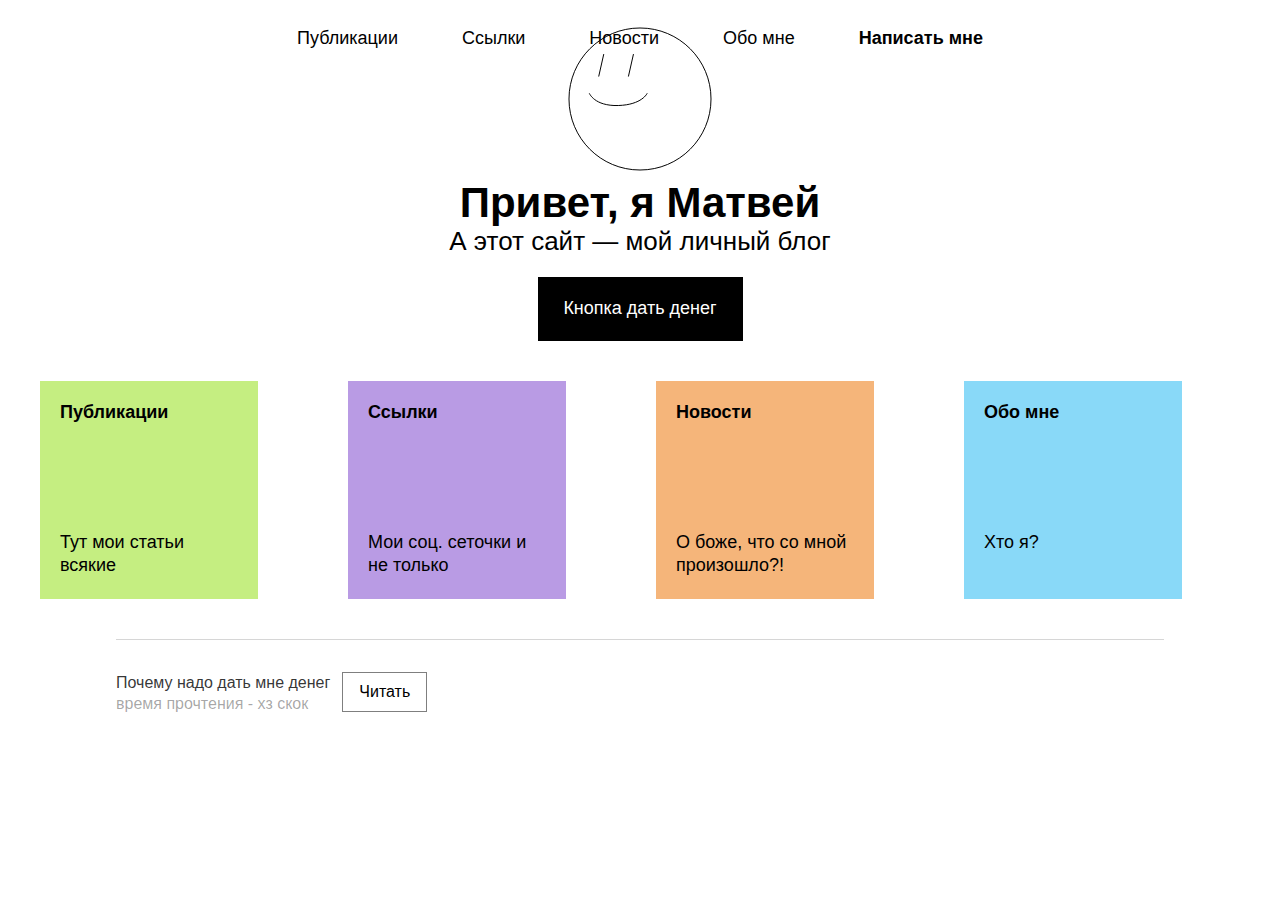
<file: index.html>
<!DOCTYPE html>
<html lang="ru">
<head>
  <meta charset="UTF-8">
  <meta name="viewport" content="width=device-width, initial-scale=1.0">
  <title>BlogMatvey</title>

  <link rel="stylesheet" href="./css/reset.css">
  <link rel="stylesheet" href="./css/style.css">
</head>
<body>
  <header>
    <nav>
      <ul>
        <li><a href="./publications.html">Публикации</a></li>
        <li><a href="./links.html">Ссылки</a></li>
        <li><a href="./news.html">Новости</a></li>
        <li><a href="./aboutMe.html">Обо мне</a></li>
        <li><a href="">Написать мне</a></li>
      </ul>
    </nav>
  </header>
  <main>
    <img class="background-Smile" src="./img/smile.svg" alt="smile">
    <div class="wrapper">
      <h1>Привет, я Матвей</h1>
      <h2>А этот сайт — мой личный блог</h2>
      <button class="wrapper__button-money"><a href="">Кнопка дать денег</a></button>
      <div class="wrapper__list">
        <div class="wrapper__list-item">
          <a href="./publications.html">Публикации</a>
          <p>Тут мои статьи всякие</p>
        </div>
        <div class="wrapper__list-item">
          <a href="./links.html">Ссылки</a>
          <p>Мои соц. сеточки и не только</p>
        </div>
        <div class="wrapper__list-item">
          <a href="./news.html">Новости</a>
          <p>О боже, что со мной произошло?!</p>
        </div>
        <div class="wrapper__list-item">
          <a href="./aboutMe.html">Обо мне</a>
          <p>Хто я?</p>
        </div>
      </div>
    </div>
  </main>
  <footer>
    <div class="footer__content">
      <div>
        <div class="footer__content-text">
          <span>Почему надо дать мне денег</span>
          <span>время прочтения - хз скок</span>
        </div>
        <a href=""><button class="footer__content-button">Читать</button></a>
      </div>
    </div>
  </footer>
</body>
</html>
</file>
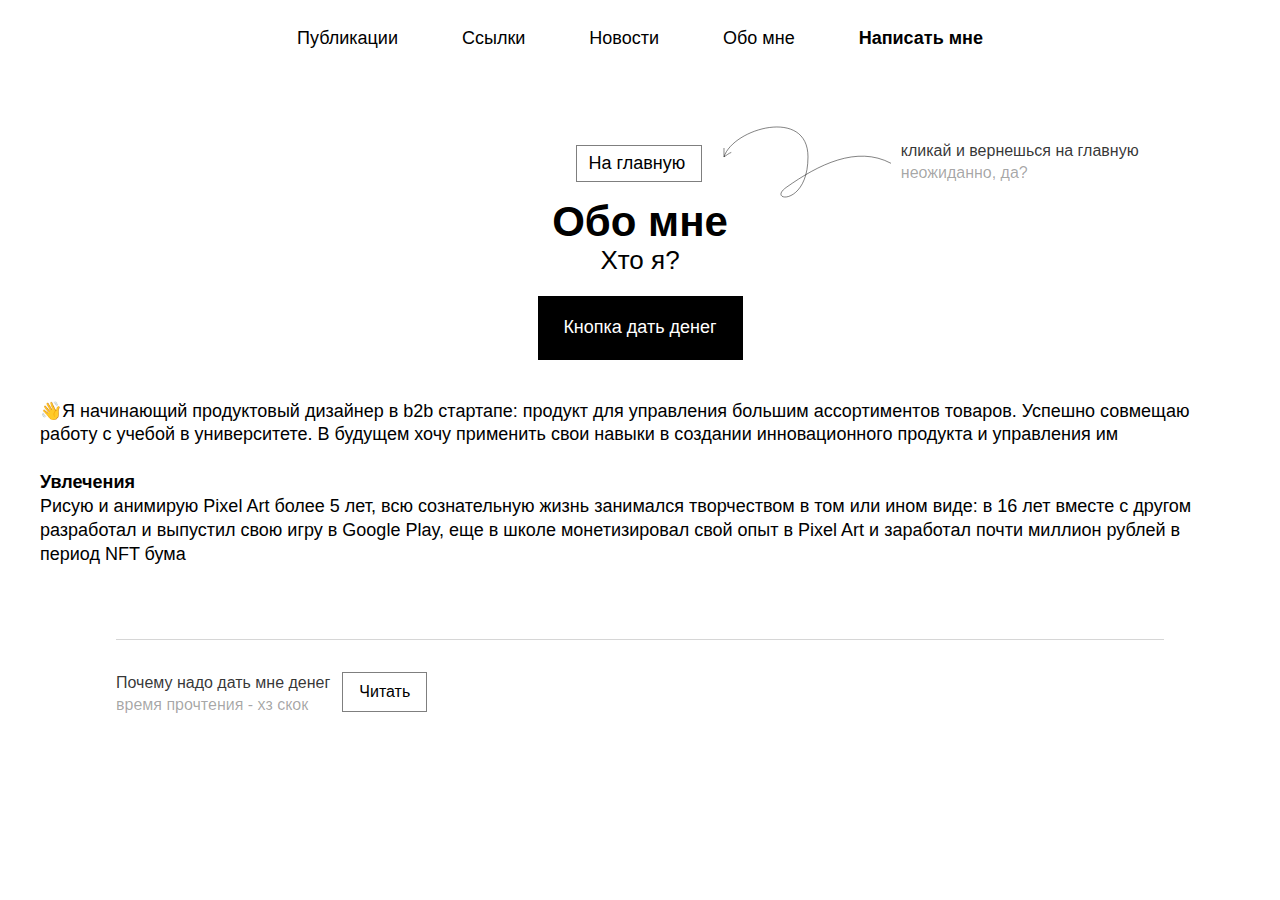
<file: aboutMe.html>
<!DOCTYPE html>
<html lang="en">
<head>
  <meta charset="UTF-8">
  <meta name="viewport" content="width=device-width, initial-scale=1.0">
  <title>About me</title>

  <link rel="stylesheet" href="./css/reset.css">
  <link rel="stylesheet" href="./css/style.css">
  <link rel="stylesheet" href="./css/aboutMe.css">
</head>
<body>
  <header>
    <nav>
      <ul>
        <li><a href="./publications.html">Публикации</a></li>
        <li><a href="./links.html">Ссылки</a></li>
        <li><a href="./news.html">Новости</a></li>
        <li><a href="">Обо мне</a></li>
        <li><a href="">Написать мне</a></li>
      </ul>
    </nav>
  </header>
  <main>
    <div class="wrapper">
      <div>
        <a href="./index.html"><button class="wrapper__back">На главную</button></a>
        <div class="wrapper__back-contentRight">
            <img src="./img/arrow.svg" alt="arrow">
            <div class="wrapper__back-content-text">
              <span>кликай и вернешься на главную</span>
              <span>неожиданно, да?</span>
            </div>
        </div>
      </div>
      <h1>Обо мне</h1>
      <h2>Хто я?</h2>
      <button class="wrapper__button-money"><a href="./numberMoney.html">Кнопка дать денег</a></button>
      <div class="wrapper__content">
       <p>👋Я начинающий продуктовый дизайнер в b2b стартапе: продукт для управления большим ассортиментов товаров. Успешно совмещаю работу с учебой в университете. В будущем хочу применить свои навыки в создании инновационного продукта и управления им</p>
       <span>Увлечения</span>
       <p>Рисую и анимирую Pixel Art более 5 лет, всю сознательную жизнь занимался творчеством в том или ином виде: в 16 лет вместе с другом разработал и выпустил свою игру в Google Play, еще в школе монетизировал свой опыт в Pixel Art и заработал почти миллион рублей в период NFT бума</p>
      </div>
    </div>
  </main>
  <footer>
    <div class="footer__content">
      <div>
        <div class="footer__content-text">
          <span>Почему надо дать мне денег</span>
          <span>время прочтения - хз скок</span>
        </div>
        <a href="./money.html"><button class="footer__content-button">Читать</button></a>
      </div>
    </div>
  </footer>
</body>
</html>
</file>
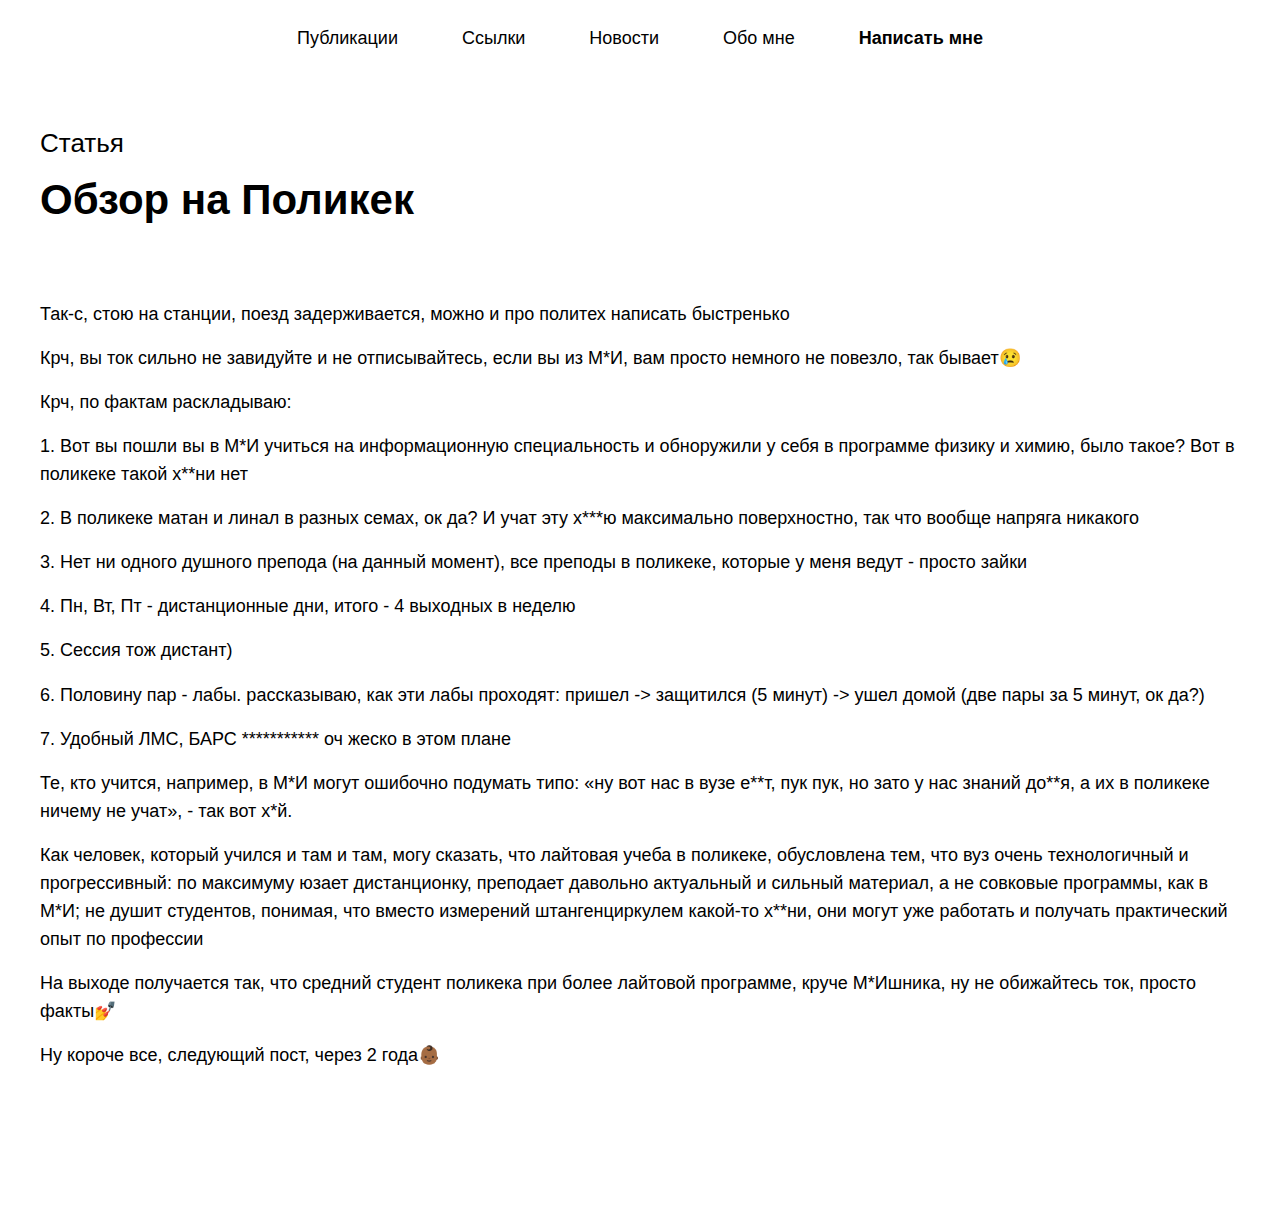
<file: articleOne.html>
<!DOCTYPE html>
<html lang="en">
<head>
  <meta charset="UTF-8">
  <meta name="viewport" content="width=device-width, initial-scale=1.0">
  <title>Polikek</title>

  <link rel="stylesheet" href="./css/reset.css">
  <link rel="stylesheet" href="./css/style.css">
  <link rel="stylesheet" href="./css/money.css">
</head>
<body>
  <header>
    <nav>
      <ul>
        <li><a href="./publications.html">Публикации</a></li>
        <li><a href="./links.html">Ссылки</a></li>
        <li><a href="./news.html">Новости</a></li>
        <li><a href="./aboutMe.html">Обо мне</a></li>
        <li><a href="">Написать мне</a></li>
      </ul>
    </nav>
  </header>
  <main>
    <div class="wrapper">
      <p>Статья</p>
      <h3>Обзор на Поликек</h3>
      <div class="wrapper__article">
        <p>Так-с, стою на станции, поезд задерживается, можно и про политех написать быстренько</p>
        <p>Крч, вы ток сильно не завидуйте и не отписывайтесь, если вы из М*И, вам просто немного не повезло, так бывает😢      </p>
        <p>Крч, по фактам раскладываю:</p>
        <p>1. Вот вы пошли вы в М*И учиться на информационную специальность и обноружили у себя в программе физику и химию, было такое? Вот в поликеке такой х**ни нет</p>
        <p>2. В поликеке матан и линал в разных семах, ок да? И учат эту х***ю максимально поверхностно, так что вообще напряга никакого      </p>
        <p>3. Нет ни одного душного препода (на данный момент), все преподы в поликеке, которые у меня ведут - просто зайки</p>
        <p>4. Пн, Вт, Пт - дистанционные дни, итого - 4 выходных в неделю</p>
        <p>5. Сессия тож дистант)</p>
        <p>6. Половину пар - лабы. рассказываю, как эти лабы проходят: пришел -> защитился (5 минут) -> ушел домой (две пары за 5 минут, ок да?)</p>
        <p>7. Удобный ЛМС, БАРС *********** оч жеско в этом плане</p>
        <p>Те, кто учится, например, в М*И могут ошибочно подумать типо: «ну вот нас в вузе е**т, пук пук, но зато у нас знаний до**я, а их в поликеке ничему не учат», - так вот х*й.</p>
        <p>Как человек, который учился и там и там, могу сказать, что лайтовая учеба в поликеке, обусловлена тем, что вуз очень технологичный и прогрессивный: по максимуму юзает дистанционку, преподает давольно актуальный и сильный материал, а не совковые программы, как в М*И; не душит студентов, понимая, что вместо измерений штангенциркулем какой-то х**ни, они могут уже работать и получать практический опыт по профессии</p>
        <p>На выходе получается так, что средний студент поликека при более лайтовой программе, круче М*Ишника, ну не обижайтесь ток, просто факты💅</p>
        <p>Ну короче все, следующий пост, через 2 года👶🏾</p>
      </div>
    </div>
  </main>
</body>
</html>
</file>
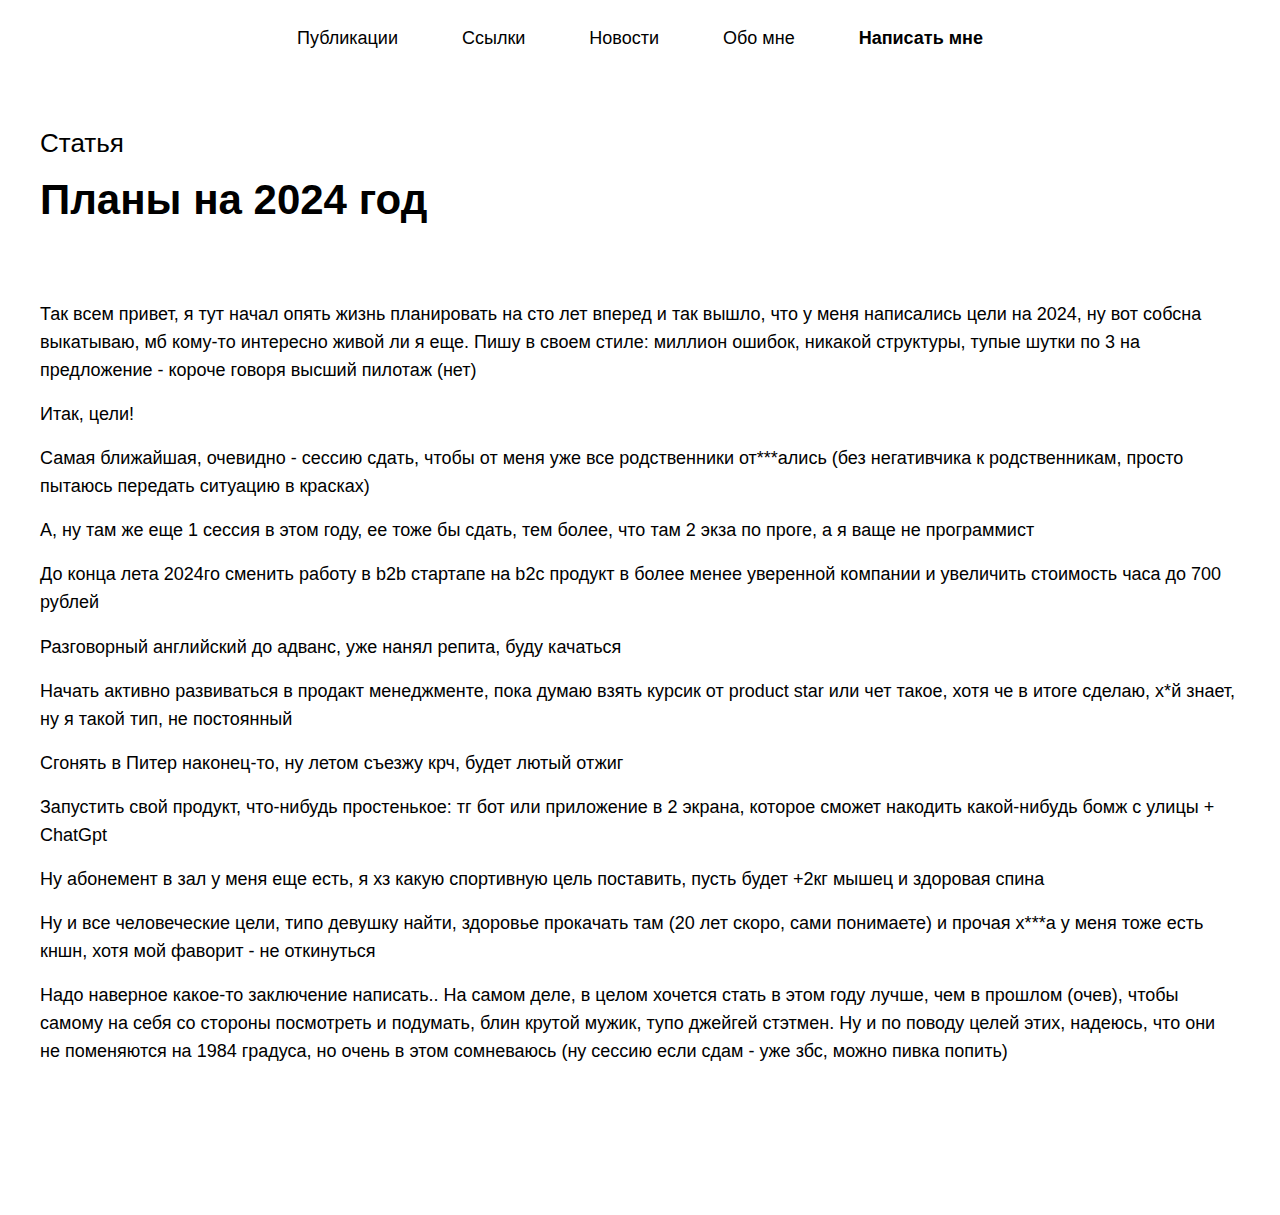
<file: articleTwo.html>
<!DOCTYPE html>
<html lang="en">
<head>
  <meta charset="UTF-8">
  <meta name="viewport" content="width=device-width, initial-scale=1.0">
  <title>Plane</title>

  <link rel="stylesheet" href="./css/reset.css">
  <link rel="stylesheet" href="./css/style.css">
  <link rel="stylesheet" href="./css/money.css">
</head>
<body>
  <header>
    <nav>
      <ul>
        <li><a href="./publications.html">Публикации</a></li>
        <li><a href="./links.html">Ссылки</a></li>
        <li><a href="./news.html">Новости</a></li>
        <li><a href="./aboutMe.html">Обо мне</a></li>
        <li><a href="">Написать мне</a></li>
      </ul>
    </nav>
  </header>
  <main>
    <div class="wrapper">
      <p>Статья</p>
      <h3>Планы на 2024 год</h3>
      <div class="wrapper__article">
        <p>Так всем привет, я тут начал опять жизнь планировать на сто лет вперед и так вышло, что у меня написались цели на 2024, ну вот собсна выкатываю, мб кому-то интересно живой ли я еще. Пишу в своем стиле: миллион ошибок, никакой структуры, тупые шутки по 3 на предложение - короче говоря высший пилотаж (нет)</p>
        <p>Итак, цели!</p>
        <p>Самая ближайшая, очевидно - сессию сдать, чтобы от меня уже все родственники от***ались (без негативчика к родственникам, просто пытаюсь передать ситуацию в красках)</p>
        <p>А, ну там же еще 1 сессия в этом году, ее тоже бы сдать, тем более, что там 2 экза по проге, а я ваще не программист</p>
        <p>До конца лета 2024го сменить работу в b2b стартапе на b2c продукт в более менее уверенной компании и увеличить стоимость часа до 700 рублей</p>
        <p>Разговорный английский до адванс, уже нанял репита, буду качаться</p>
        <p>Начать активно развиваться в продакт менеджменте, пока думаю взять курсик от product star или чет такое, хотя че в итоге сделаю, х*й знает, ну я такой тип, не постоянный</p>
        <p>Сгонять в Питер наконец-то, ну летом съезжу крч, будет лютый отжиг</p>
        <p>Запустить свой продукт, что-нибудь простенькое: тг бот или приложение в 2 экрана, которое сможет накодить какой-нибудь бомж с улицы + ChatGpt</p>
        <p>Ну абонемент в зал у меня еще есть, я хз какую спортивную цель поставить, пусть будет +2кг мышец и здоровая спина</p>
        <p>Ну и все человеческие цели, типо девушку найти, здоровье прокачать там (20 лет скоро, сами понимаете) и прочая х***а у меня тоже есть кншн, хотя мой фаворит - не откинуться</p>
        <p>Надо наверное какое-то заключение написать.. На самом деле, в целом хочется стать в этом году лучше, чем в прошлом (очев), чтобы самому на себя со стороны посмотреть и подумать, блин крутой мужик, тупо джейгей стэтмен. Ну и по поводу целей этих, надеюсь, что они не поменяются на 1984 градуса, но очень в этом сомневаюсь (ну сессию если сдам - уже збс, можно пивка попить)</p>
      </div>
    </div>
  </main>
</body>
</html>
</file>
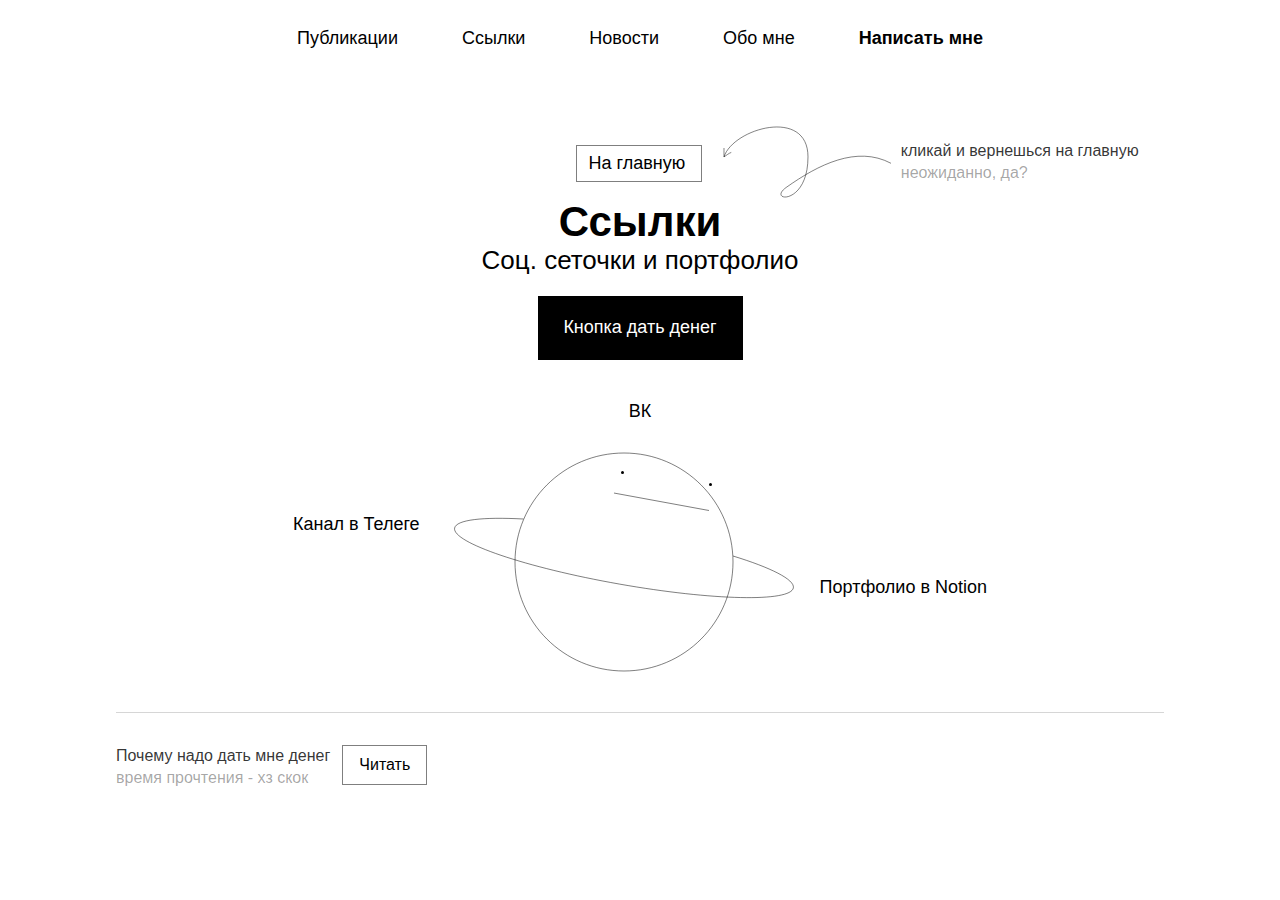
<file: links.html>
<!DOCTYPE html>
<html lang="en">
<head>
  <meta charset="UTF-8">
  <meta name="viewport" content="width=device-width, initial-scale=1.0">
  <title>Links</title>

  <link rel="stylesheet" href="./css/reset.css">
  <link rel="stylesheet" href="./css/style.css">
  <link rel="stylesheet" href="./css/links.css">
</head>
<body>
  <header>
    <nav>
      <ul>
        <li><a href="./publications.html">Публикации</a></li>
        <li><a href="./links.html">Ссылки</a></li>
        <li><a href="./news.html">Новости</a></li>
        <li><a href="./aboutMe.html">Обо мне</a></li>
        <li><a href="">Написать мне</a></li>
      </ul>
    </nav>
  </header>
  <main>
    <div class="wrapper">
      <div>
        <a href="./index.html"><button class="wrapper__back">На главную</button></a>
        <div class="wrapper__back-contentRight">
            <img src="./img/arrow.svg" alt="arrow">
            <div class="wrapper__back-content-text">
              <span>кликай и вернешься на главную</span>
              <span>неожиданно, да?</span>
            </div>
        </div>
      </div>
      <h1>Ссылки</h1>
      <h2>Соц. сеточки и портфолио</h2>
      <button class="wrapper__button-money"><a href="./numberMoney.html">Кнопка дать денег</a></button>
      <div class="wrapper__content">
        <a href="https://vk.com/matthewnedmor" target="_blank">ВК</a>
        <div class="wrapper__content-planet">
          <a href="https://web.telegram.org/k/#@ya_Nizamov" target="_blank">Канал в Телеге</a>
          <img src="./img/planet.svg" alt="planet">
          <a href="https://enchanting-coyote-e42.notion.site/2b472f6c3f7a4c9ab8373b86b37f4b1c?pvs=4" target="_blank">Портфолио в Notion</a>
        </div>
      </div>
    </div>
  </main>
  <footer>
    <div class="footer__content">
      <div>
        <div class="footer__content-text">
          <span>Почему надо дать мне денег</span>
          <span>время прочтения - хз скок</span>
        </div>
        <a href="./money.html"><button class="footer__content-button">Читать</button></a>
      </div>
    </div>
  </footer>
</body>
</html>
</file>
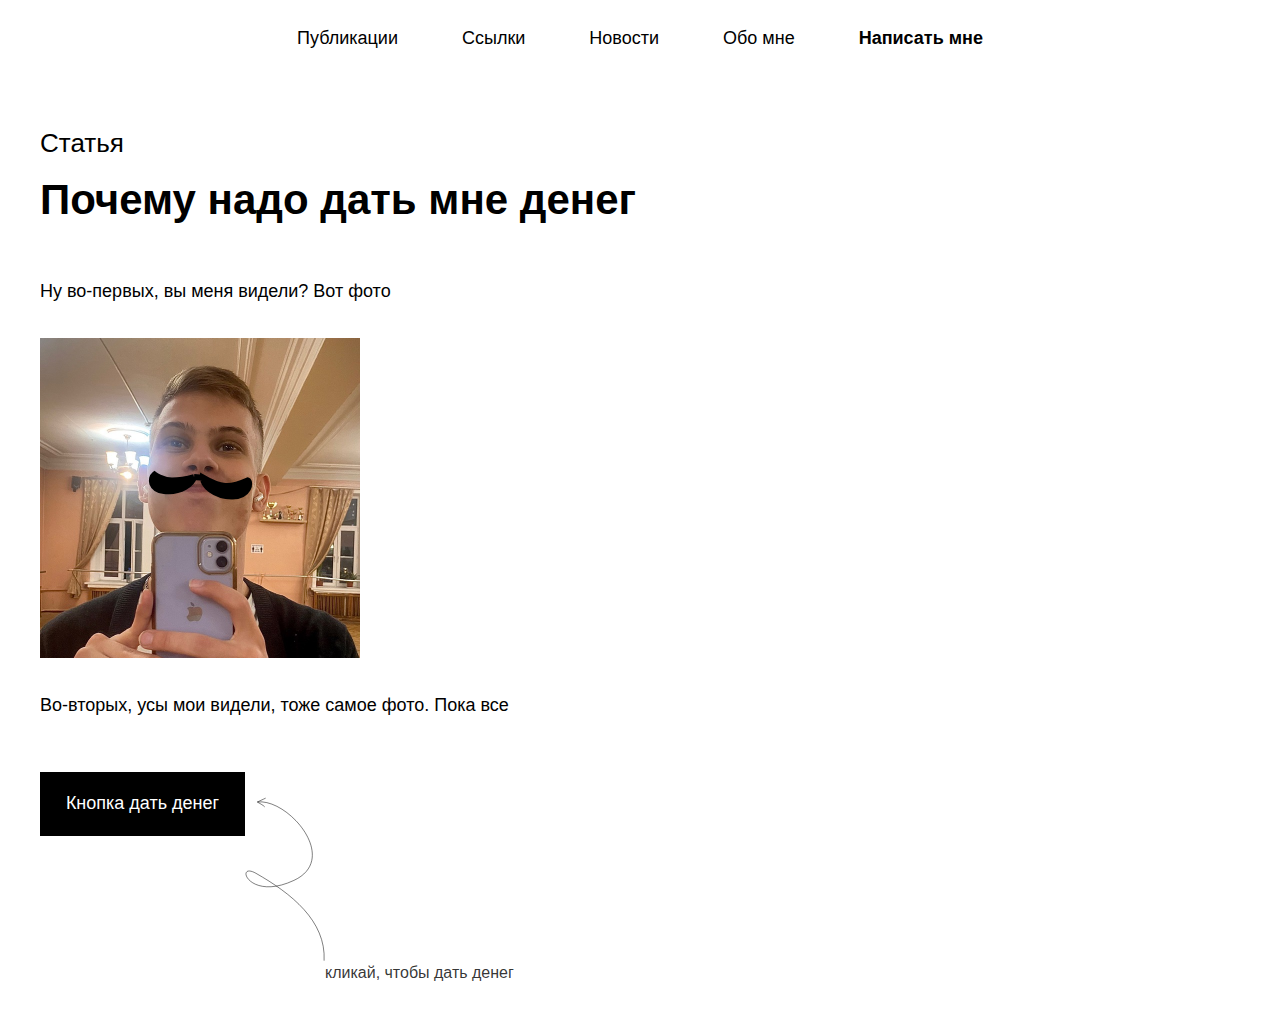
<file: money.html>
<!DOCTYPE html>
<html lang="en">
<head>
  <meta charset="UTF-8">
  <meta name="viewport" content="width=device-width, initial-scale=1.0">
  <title>Money</title>

  <link rel="stylesheet" href="./css/reset.css">
  <link rel="stylesheet" href="./css/style.css">
  <link rel="stylesheet" href="./css/money.css">
</head>
<body>
  <header>
    <nav>
      <ul>
        <li><a href="./publications.html">Публикации</a></li>
        <li><a href="./links.html">Ссылки</a></li>
        <li><a href="./news.html">Новости</a></li>
        <li><a href="./aboutMe.html">Обо мне</a></li>
        <li><a href="">Написать мне</a></li>
      </ul>
    </nav>
  </header>
  <main>
    <div class="wrapper">
      <p>Статья</p>
      <h3>Почему надо дать мне денег</h3>
      <span>Ну во-первых, вы меня видели? Вот фото</span>
      <img src="./img/photo.svg" alt="photo">
      <span>Во-вторых, усы мои видели, тоже самое фото. Пока все</span>
      <div class="wrapper__button">
        <button class="wrapper__button-money"><a href="./numberMoney.html">Кнопка дать денег</a></button>
        <div>
          <img src="./img/arraowUp.svg" alt="arrow">
          <p>кликай, чтобы дать денег</p>
        </div>
      </div>
    </div>
  </main>
</body>
</html>
</file>
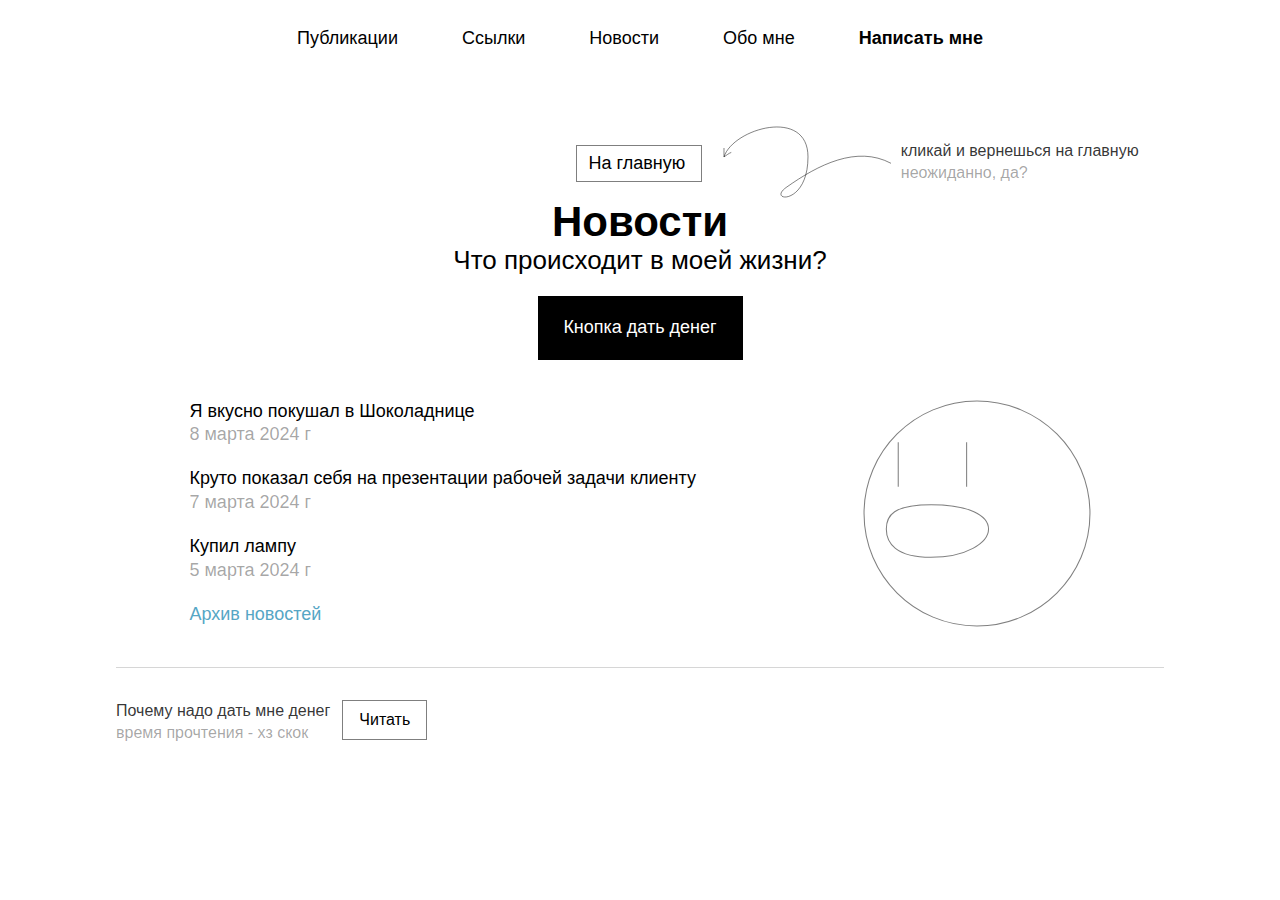
<file: news.html>
<!DOCTYPE html>
<html lang="en">
<head>
  <meta charset="UTF-8">
  <meta name="viewport" content="width=device-width, initial-scale=1.0">
  <title>News</title>

  <link rel="stylesheet" href="./css/reset.css">
  <link rel="stylesheet" href="./css/style.css">
  <link rel="stylesheet" href="./css/news.css">
</head>
<body>
  <header>
    <nav>
      <ul>
        <li><a href="./publications.html">Публикации</a></li>
        <li><a href="./links.html">Ссылки</a></li>
        <li><a href="./news.html">Новости</a></li>
        <li><a href="./aboutMe.html">Обо мне</a></li>
        <li><a href="">Написать мне</a></li>
      </ul>
    </nav>
  </header>
  <main>
    <div class="wrapper">
      <div>
        <a href="./index.html"><button class="wrapper__back">На главную</button></a>
        <div class="wrapper__back-contentRight">
            <img src="./img/arrow.svg" alt="arrow">
            <div class="wrapper__back-content-text">
              <span>кликай и вернешься на главную</span>
              <span>неожиданно, да?</span>
            </div>
        </div>
      </div>
      <h1>Новости</h1>
      <h2>Что происходит в моей жизни?</h2>
      <button class="wrapper__button-money"><a href="./numberMoney.html">Кнопка дать денег</a></button>
      <div class="wrapper__content">
        <div class="wrapper__content-text">
          <div class="wrapper__content-text-item">
            <span>Я вкусно покушал в Шоколаднице</span>
            <span>8 марта 2024 г</span>
          </div>
          <div class="wrapper__content-text-item">
            <span>Круто показал себя на презентации рабочей задачи клиенту</span>
            <span>7 марта 2024 г</span>
          </div>
          <div class="wrapper__content-text-item">
            <span>Купил лампу</span>
            <span>5 марта 2024 г</span>
          </div>
          <a href="./archive.html">Архив новостей</a>
        </div>
        <img src="./img/smileNews.svg" alt="smile">
      </div>
    </div>
  </main>
  <footer>
    <div class="footer__content">
      <div>
        <div class="footer__content-text">
          <span>Почему надо дать мне денег</span>
          <span>время прочтения - хз скок</span>
        </div>
        <a href="./money.html"><button class="footer__content-button">Читать</button></a>
      </div>
    </div>
  </footer>
</body>
</html>
</file>
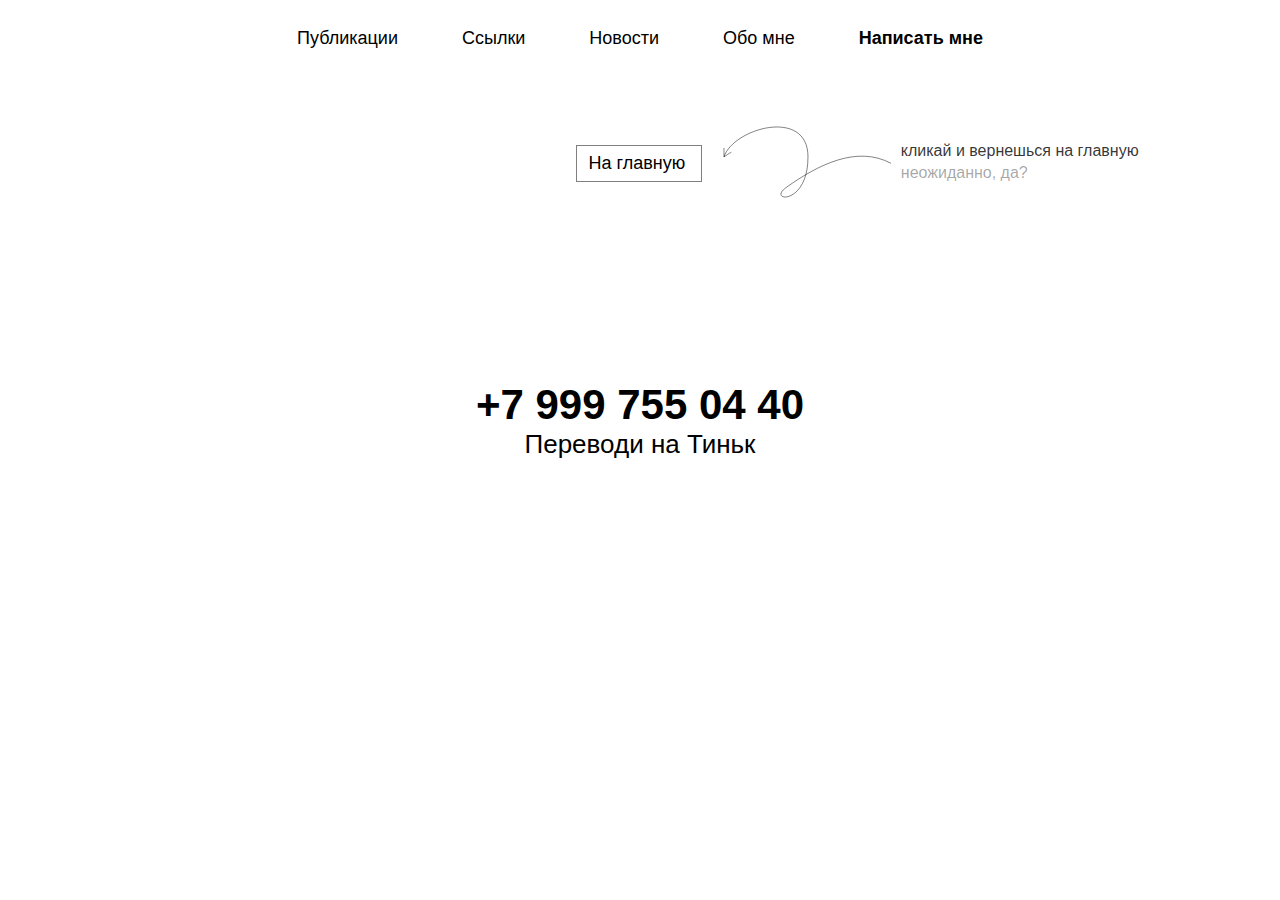
<file: numberMoney.html>
<!DOCTYPE html>
<html lang="en">
<head>
  <meta charset="UTF-8">
  <meta name="viewport" content="width=device-width, initial-scale=1.0">
  <title>Number</title>

  <link rel="stylesheet" href="./css/reset.css">
  <link rel="stylesheet" href="./css/style.css">
</head>
<body>
  <header>
    <nav>
      <ul>
        <li><a href="./publications.html">Публикации</a></li>
        <li><a href="./links.html">Ссылки</a></li>
        <li><a href="./news.html">Новости</a></li>
        <li><a href="./aboutMe.html">Обо мне</a></li>
        <li><a href="">Написать мне</a></li>
      </ul>
    </nav>
  </header>
  <main>
    <div class="wrapper" id="wrapper-number">
      <div>
        <a href="./index.html"><button class="wrapper__back">На главную</button></a>
        <div class="wrapper__back-contentRight">
            <img src="./img/arrow.svg" alt="arrow">
            <div class="wrapper__back-content-text">
              <span>кликай и вернешься на главную</span>
              <span>неожиданно, да?</span>
            </div>
        </div>
      </div>
      <p class="wrapper__number">+7 999 755 04 40</p>
      <p class="wrapper__number-tinkoff">Переводи на Тиньк</p>
    </div>
  </main>
</body>
</html>
</file>
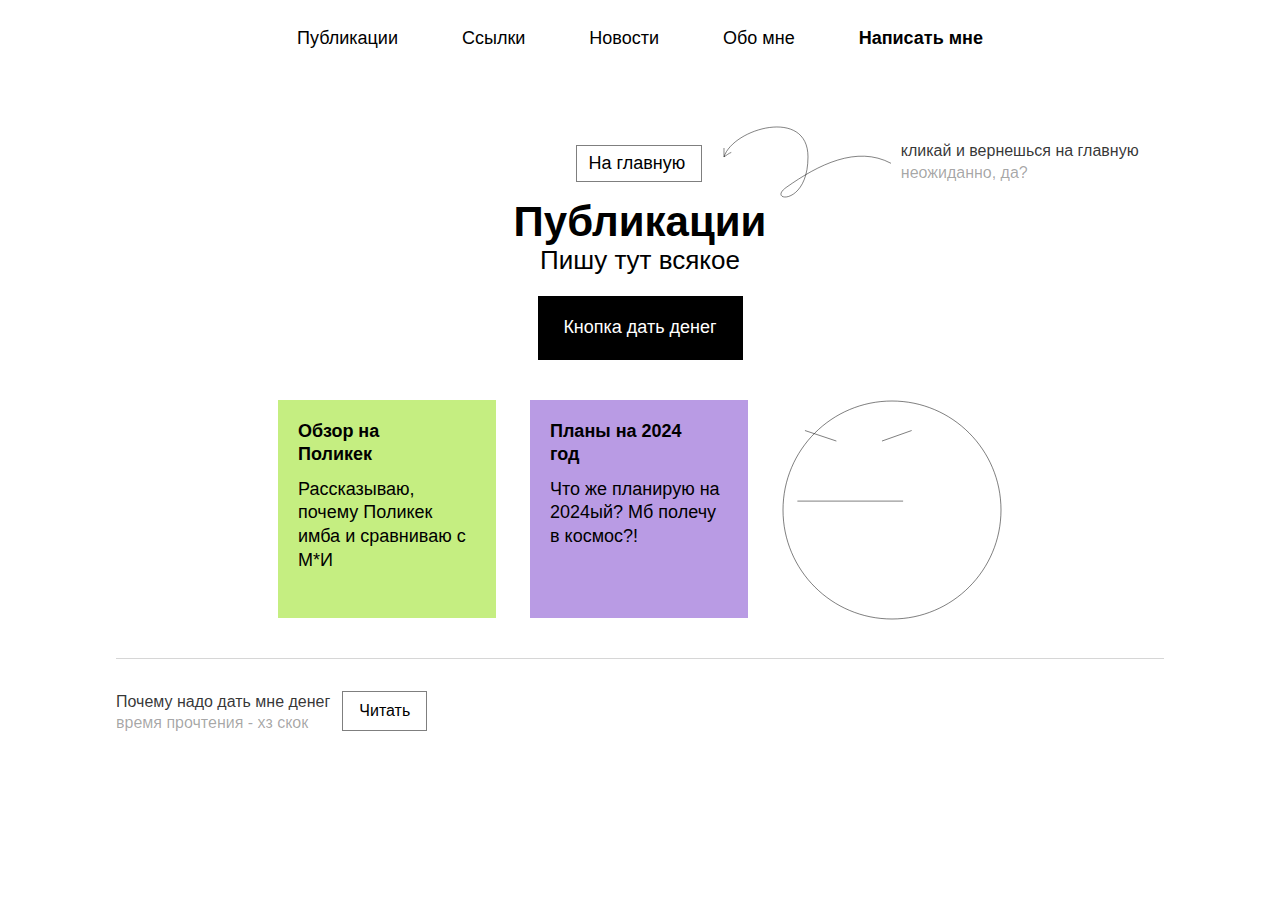
<file: publications.html>
<!DOCTYPE html>
<html lang="en">
<head>
  <meta charset="UTF-8">
  <meta name="viewport" content="width=device-width, initial-scale=1.0">
  <title>publications</title>

  <link rel="stylesheet" href="./css/reset.css">
  <link rel="stylesheet" href="./css/style.css">
  <link rel="stylesheet" href="./css/publicattions.css">
</head>
<body>
  <header>
    <nav>
      <ul>
        <li><a href="./publications.html">Публикации</a></li>
        <li><a href="/links.html">Ссылки</a></li>
        <li><a href="./news.html">Новости</a></li>
        <li><a href="./aboutMe.html">Обо мне</a></li>
        <li><a href="">Написать мне</a></li>
      </ul>
    </nav>
  </header>
  <main>
    <div class="wrapper">
      <div>
        <a href="./index.html"><button class="wrapper__back">На главную</button></a>
        <div class="wrapper__back-contentRight">
            <img src="./img/arrow.svg" alt="arrow">
            <div class="wrapper__back-content-text">
              <span>кликай и вернешься на главную</span>
              <span>неожиданно, да?</span>
            </div>
        </div>
      </div>
      <h1>Публикации</h1>
      <h2>Пишу тут всякое</h2>
      <button class="wrapper__button-money"><a href="./numberMoney.html">Кнопка дать денег</a></button>
      <div class="wrapper__list">
        <div class="wrapper__list-item">
          <a href="./articleOne.html">Обзор на Поликек</a>
          <p>Рассказываю, почему Поликек имба и сравниваю с М*И</p>
        </div>
        <div class="wrapper__list-item">
          <a href="./articleTwo.html">Планы на 2024 год</a>
          <p>Что же планирую на 2024ый? Мб полечу в космос?!</p>
        </div>
        <img src="./img/smileGloomy.svg" alt="smile">
      </div>
    </div>
  </main>
  <footer>
    <div class="footer__content">
      <div>
        <div class="footer__content-text">
          <span>Почему надо дать мне денег</span>
          <span>время прочтения - хз скок</span>
        </div>
        <a href="./money.html"><button class="footer__content-button">Читать</button></a>
      </div>
    </div>
  </footer>
</body>
</html>
</file>
<file: css/style.css>
:root {
  --font-family: "Inter", sans-serif;

  --black:  #000;
  --green: rgba(182, 234, 98, 0.8);
  --purple: rgba(168, 130, 221, 0.8);
  --orange: rgba(242, 163, 89, 0.8);
  --blue:  rgba(108, 207, 246, 0.8);
  --white: #fff;

  font-size: 62.5%;
}

body {
  display: flex;
  flex-direction: column;
  align-items: center;
  width: 100%;
  height: 100vh;
}

header {
  width: 100%;
  height: 24px;
  margin-top: 27px;
  padding-left: 24px;
  padding-right: 24px;
}

ul {
  display: flex;
  justify-content: center;
  align-items: center;
  gap: 64px;
}

ul li,
.wrapper > button,
.wrapper__list a,
.wrapper__list p  {
  font-family: var(--font-family);
  font-weight: 400;
  font-size: 1.8rem;
  line-height: 133%;
  color: var(--black);
}

ul li:last-child {
  font-weight: 600;
}

ul li:hover {
  color: var(--purple);
}

.background-Smile {
  position: absolute;
  width: 144px;
  height: 144px;
  top: 27px;
  left: calc(50% - 72px);
  z-index: -1;
}

main {
  display: flex;
  justify-content: center;
}

.wrapper {
  width: 1200px;
  display: flex;
  flex-direction: column;
  align-items: center;

  margin-top: 128px;
}

h1, h2 {
  font-family: var(--font-family);
  font-weight: 700;
  font-size: 4.2rem;
  line-height: 114%;
  color: var(--black);
}

h2 {
  font-weight: 400;
  font-size: 2.6rem;
}

.wrapper .wrapper__button-money {
  display: flex;
  justify-content: center;
  align-items: center;
  position: relative;
  width: 205px;
  height: 64px;
  background-color: var(--black);
  color: var(--white);
  text-align: center;

  margin-top: 20px;
}

.wrapper__button-money > a {
  display: flex;
  align-items: center;
  justify-content: center;
  position: absolute;
  width: 100%;
  height: 64px;
}

.wrapper__list {
  display: grid;
  grid-template-columns: 1fr 1fr 1fr 1fr;
  width: 100%;
  height: 218px;

  gap: 32px;
  margin-top: 40px;
}

.wrapper__list > .wrapper__list-item {
  position: relative;
  max-width: 218px;
  height: 218px;
  padding: 20px;
}

.wrapper__list > .wrapper__list-item:first-child {
  background-color: var(--green);
}

.wrapper__list > .wrapper__list-item:nth-child(2) {
  background-color: var(--purple);
}

.wrapper__list > .wrapper__list-item:nth-child(3) {
  background-color: var(--orange);
}

.wrapper__list > .wrapper__list-item:last-child {
  background-color: var(--blue);
}

.wrapper__list a {
  position: absolute;
  font-weight: 700;
  display: block;
  width: 148px;
  height: 178px;
}

.wrapper__list-item > p {
  margin-top: 130px;
}

footer {
  display: flex;
  justify-content: center;
  width: 100%;
  margin-top: 40px;
}

.footer__content {
  border-top: 1px solid rgba(0, 0, 0, 0.16);
  width: calc(100% - 232px);
  padding-top: 32px;
}

.footer__content-text,
.wrapper__back-content-text {
  display: flex;
  flex-direction: column;
}

.wrapper__back-content-text > span:first-child,
.wrapper__back-content-text > span:last-child,
.footer__content-text > span:first-child,
.footer__content-text > span:last-child,
.footer__content button {
  font-family: var(--font-family);
  font-weight: 400;
  font-size: 1.6rem;
  line-height: 137%;
  color: rgba(0, 0, 0, 0.8);
}

.footer__content-text > span:last-child,
.wrapper__back-content-text > span:last-child {
  color: rgba(0, 0, 0, 0.36);
}

.footer__content-button {
  border: 1px solid rgba(0, 0, 0, 0.5);
  width: 85px;
  height: 40px;
  margin-left: 12px;
}

.footer__content button {
  color: var(--black);
  display: flex;
  justify-content: center;
  align-items: center;
  cursor: pointer;
}

.footer__content > div {
  display: flex;
}

.wrapper__back {
  border: 1px solid rgba(0, 0, 0, 0.5);
  padding: 6px 12px 7px 12px;
  width: 126px;
  height: 37px;
  margin-bottom: 16px;
}

.wrapper button {
  font-family: var(--font-family);
  font-weight: 400;
  font-size: 1.8rem;
  line-height: 133%;
  color: var(--black);
  cursor: pointer;
}

.wrapper > div:first-child {
  display: flex;
  align-items: end;
  margin-left: 452px;
}

.wrapper__back-contentRight {
  display: flex;
  align-items: center;
  gap: 9px;
  width: 434px;
  height: 72px;
}

.wrapper__back-contentRight {
  margin-left: 21px;
}

h3 {
  font-family: var(--font-family);
  font-weight: 700;
  font-size: 4.2rem;
  line-height: 114%;
  color: var(--black);
  margin-top: 16px;
  margin-bottom: 20px;
}

.wrapper__number {
  font-family: var(--font-family);
  font-weight: 700;
  font-size: 4.2rem;
  line-height: 114%;
  color: var(--black);
  margin-top: 183px;
}

.wrapper__number-tinkoff {
  font-family: var(--font-family);
  font-weight: 400;
  font-size: 2.6rem;
  line-height: 123%;
  color: var(--black);
}

#wrapper-number {
  margin-top: 75px;
}

.wrapper__article {
  display: flex;
  flex-direction: column;
  gap: 16px;
  margin-top: 56px;
  margin-bottom: 100px;
}

.wrapper__article > p {
  font-family: var(--font-family);
  font-weight: 400;
  font-size: 1.8rem;
  line-height: 156%;
  color: var(--black);
}
</file>
<file: css/aboutMe.css>
.wrapper {
  margin-top: 75px;
}

.wrapper__content {
  display: flex;
  flex-direction: column;
  margin-top: 40px;
}

.wrapper__content > p,
.wrapper__content > span {
  font-family: var(--font-family);
  font-weight: 400;
  font-size: 1.8rem;
  line-height: 133%;
  color: var(--black);
}

.wrapper__content > span {
  font-weight: 600;
  margin-top: 24px;
}

footer {
  margin-top: 72px;
}
</file>
<file: css/money.css>
.wrapper > p,
.wrapper > span,
.wrapper__button p {
  font-family: var(--font-family);
  font-weight: 400;
  font-size: 2.6rem;
  line-height: 123%;
  color: var(--black);
}

.wrapper > span {
  font-size: 1.8rem;
  margin-top: 36px;
  margin-bottom: 36px;
}

.wrapper {
  align-items: flex-start;
  margin-top: 77px;
  margin-bottom: 50px;
}

.wrapper__button {
  display: flex;
  margin-top: 0px;
}

.wrapper__button p {
  font-size: 1.6rem;
  color: rgba(0, 0, 0, 0.8);
  margin-left: 80px;
}

.wrapper__button img {
  margin-top: 45px;
}
</file>
<file: css/links.css>
.wrapper {
  margin-top: 75px;
}

.wrapper__content {
  margin-top: 40px;
}

.wrapper__content > a {
  display: block;
  width: auto;
  text-align: center;
}

.wrapper__content-planet {
  display: flex;
  height: auto;
  margin-top: 29px;
}

.wrapper__content-planet > a:first-child,
.wrapper__content-planet > a:last-child,
.wrapper__content > a {
  font-family: var(--font-family);
  font-weight: 400;
  font-size: 1.8rem;
  line-height: 133%;
  color: var(--black);
}

.wrapper__content-planet > a:first-child {
  margin-top: 61px;
  margin-right: 30px;
}

.wrapper__content-planet > a:last-child {
  margin-top: 124px;
  margin-left: 23px;
}
</file>
<file: css/news.css>
.wrapper {
  margin-top: 75px;
}

.wrapper__content {
  display: flex;
  margin-top: 40px;
  width: 100%;
  gap: 167px;
  justify-content: center;
}

.wrapper__content-text {
  display: flex;
  flex-direction: column;
  gap: 20px;
}

.wrapper__content-text-item {
  display: flex;
  flex-direction: column;
}

.wrapper__content-text-item > span:first-child,
.wrapper__content-text-item > span:last-child,
.wrapper__content-text > a {
  font-family: var(--font-family);
  font-weight: 400;
  font-size: 1.8rem;
  line-height: 133%;
  color: var(--black);
}

.wrapper__content-text-item > span:last-child {
  color: rgba(0, 0, 0, 0.36);
}

.wrapper__content-text > a {
  color: #56a6c5;
}

#archive {
  justify-content: flex-start;
  margin-left: 0px;
  margin-bottom: 210px;
}
</file>
<file: css/publicattions.css>
.wrapper {
  margin-top: 75px;
}

.wrapper__list {
  grid-template-columns: 1fr 1fr 1fr;
  width: auto;
  gap: 32px;
}

.wrapper__list > .wrapper__list-item:last-child {
  background-color: var(--green);
}

.wrapper__list-item > p {
  margin-top: 58px;
}
</file>
